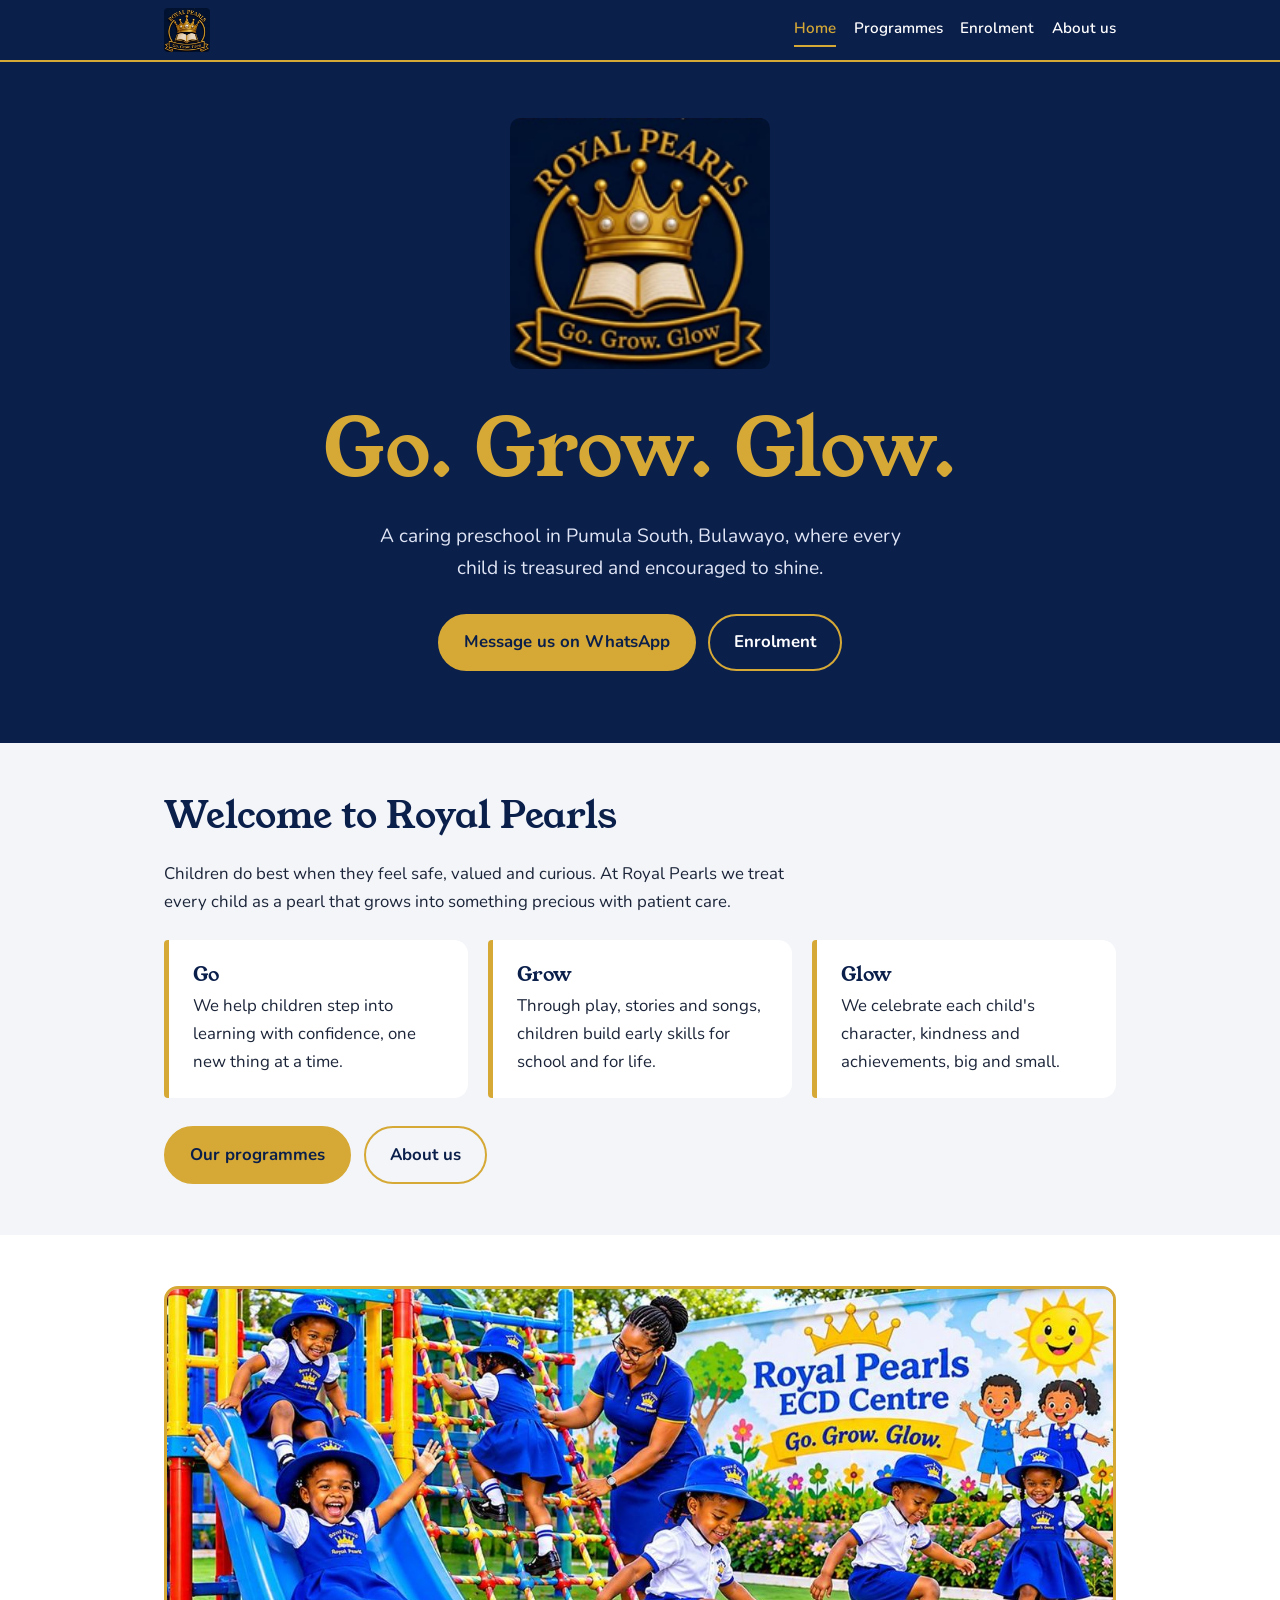
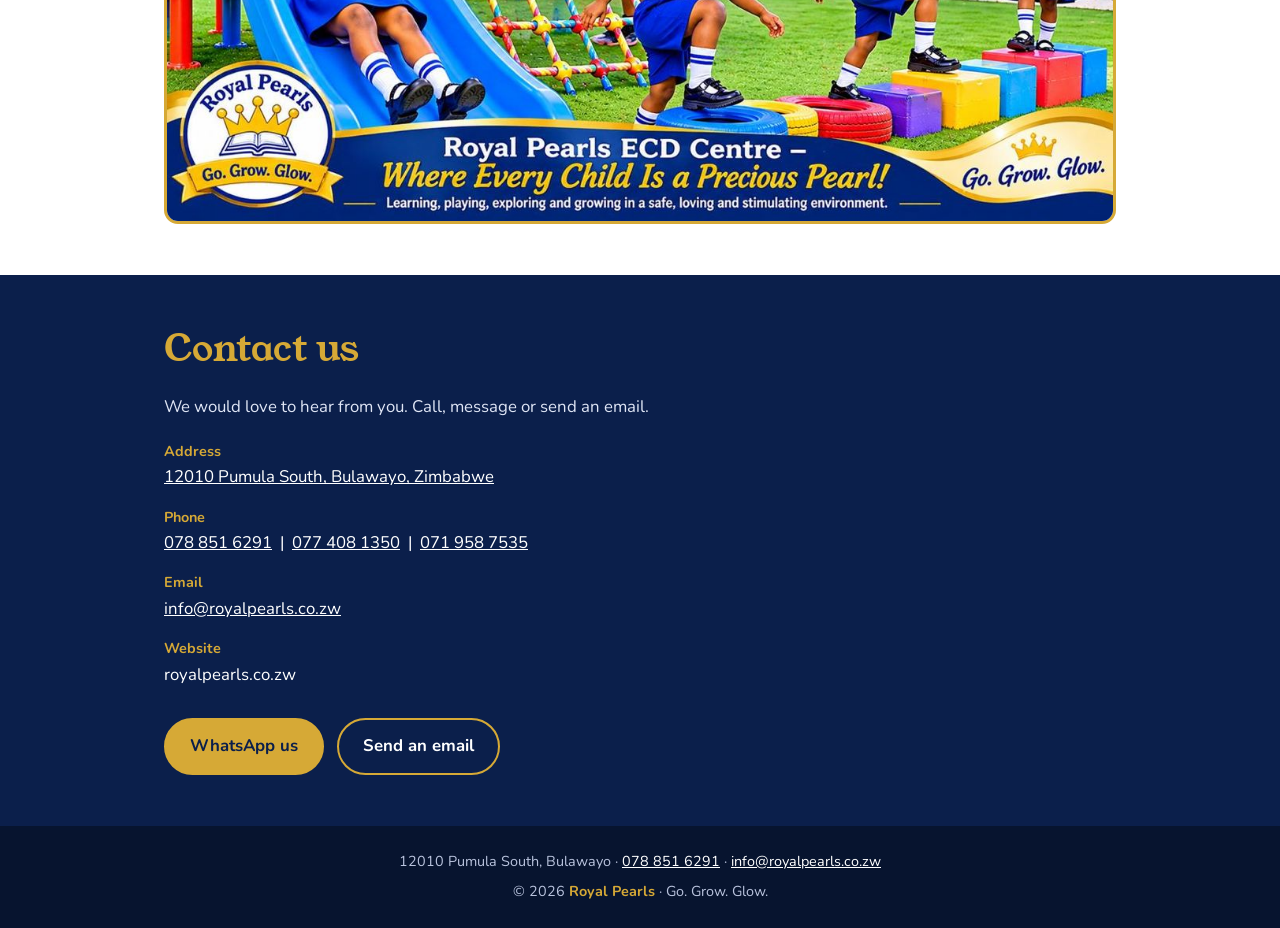
<file: index.html>
<!DOCTYPE html>
<html lang="en"><head><meta charset="utf-8"><meta name="viewport" content="width=device-width, initial-scale=1">
<title>Home | Royal Pearls Preschool, Bulawayo</title>
<meta name="description" content="Royal Pearls preschool in Pumula South, Bulawayo. Go. Grow. Glow.">
<link rel="icon" href="logo.png">
<link rel="preconnect" href="https://fonts.googleapis.com"><link rel="preconnect" href="https://fonts.gstatic.com" crossorigin>
<link href="https://fonts.googleapis.com/css2?family=Nunito:wght@400;600;700&family=Young+Serif&display=swap" rel="stylesheet">
<link rel="stylesheet" href="style.css">
</head><body>
<header><div class="wrap"><a href="index.html" aria-label="Royal Pearls home"><img src="logo.png" alt="Royal Pearls logo"></a><nav aria-label="Main"><a href="index.html" aria-current="page">Home</a><a href="programmes.html">Programmes</a><a href="enrolment.html">Enrolment</a><a href="about.html">About us</a></nav></div></header>
<main>
<div class="hero"><div class="wrap"><img src="logo.png" alt="Royal Pearls: a golden crown over an open book, with the words Go. Grow. Glow.">
<h1>Go. Grow. Glow.</h1><p>A caring preschool in Pumula South, Bulawayo, where every child is treasured and encouraged to shine.</p>
<div class="btns center"><a class="btn gold" href="https://wa.me/263788516291?text=Hello%20Royal%20Pearls%2C%20I%27d%20like%20to%20ask%20about%20enrolment.">Message us on WhatsApp</a><a class="btn line" href="enrolment.html">Enrolment</a></div></div></div>
<section><div class="wrap"><h2>Welcome to Royal Pearls</h2>
<p class="lead">Children do best when they feel safe, valued and curious. At Royal Pearls we treat every child as a pearl that grows into something precious with patient care.</p>
<div class="grid"><div class="card"><h3>Go</h3><p>We help children step into learning with confidence, one new thing at a time.</p></div>
<div class="card"><h3>Grow</h3><p>Through play, stories and songs, children build early skills for school and for life.</p></div>
<div class="card"><h3>Glow</h3><p>We celebrate each child's character, kindness and achievements, big and small.</p></div></div>
<div class="btns" style="margin-top:1.8rem"><a class="btn gold" href="programmes.html">Our programmes</a><a class="btn gold dark" style="background:none" href="about.html">About us</a></div></div></section>
<section class="alt"><div class="wrap"><figure class="photo"><img src="images/playground-banner.jpg" width="1200" height="675" alt="Children in Royal Pearls uniforms playing on a slide, climbing frame and colourful blocks in front of a mural reading Royal Pearls ECD Centre, Go. Grow. Glow." loading="lazy"></figure></div></section>
<section id="contact" class="band"><div class="wrap"><h2>Contact us</h2>
<p class="lead">We would love to hear from you. Call, message or send an email.</p>
<ul class="contact-list">
<li><b>Address</b><a href="https://www.google.com/maps/search/?api=1&query=12010+Pumula+South+Bulawayo+Zimbabwe">12010 Pumula South, Bulawayo, Zimbabwe</a></li>
<li><b>Phone</b><a href="tel:+263788516291">078 851 6291</a> &nbsp;|&nbsp; <a href="tel:+263774081350">077 408 1350</a> &nbsp;|&nbsp; <a href="tel:+263719587535">071 958 7535</a></li>
<li><b>Email</b><a href="mailto:info@royalpearls.co.zw">info@royalpearls.co.zw</a></li>
<li><b>Website</b>royalpearls.co.zw</li></ul>
<div class="btns" style="margin-top:1.8rem"><a class="btn gold" href="https://wa.me/263788516291?text=Hello%20Royal%20Pearls%2C%20I%27d%20like%20to%20ask%20about%20enrolment.">WhatsApp us</a><a class="btn line" href="mailto:info@royalpearls.co.zw">Send an email</a></div></div></section>
</main>
<footer><p style="margin:0 0 .4rem">12010 Pumula South, Bulawayo &middot; <a href="tel:+263788516291">078 851 6291</a> &middot; <a href="mailto:info@royalpearls.co.zw">info@royalpearls.co.zw</a></p>
<p style="margin:0">&copy; <span id="y">2026</span> <b>Royal Pearls</b> &middot; Go. Grow. Glow.</p></footer>
<script>document.getElementById("y").textContent=new Date().getFullYear();</script>
</body></html>
</file>
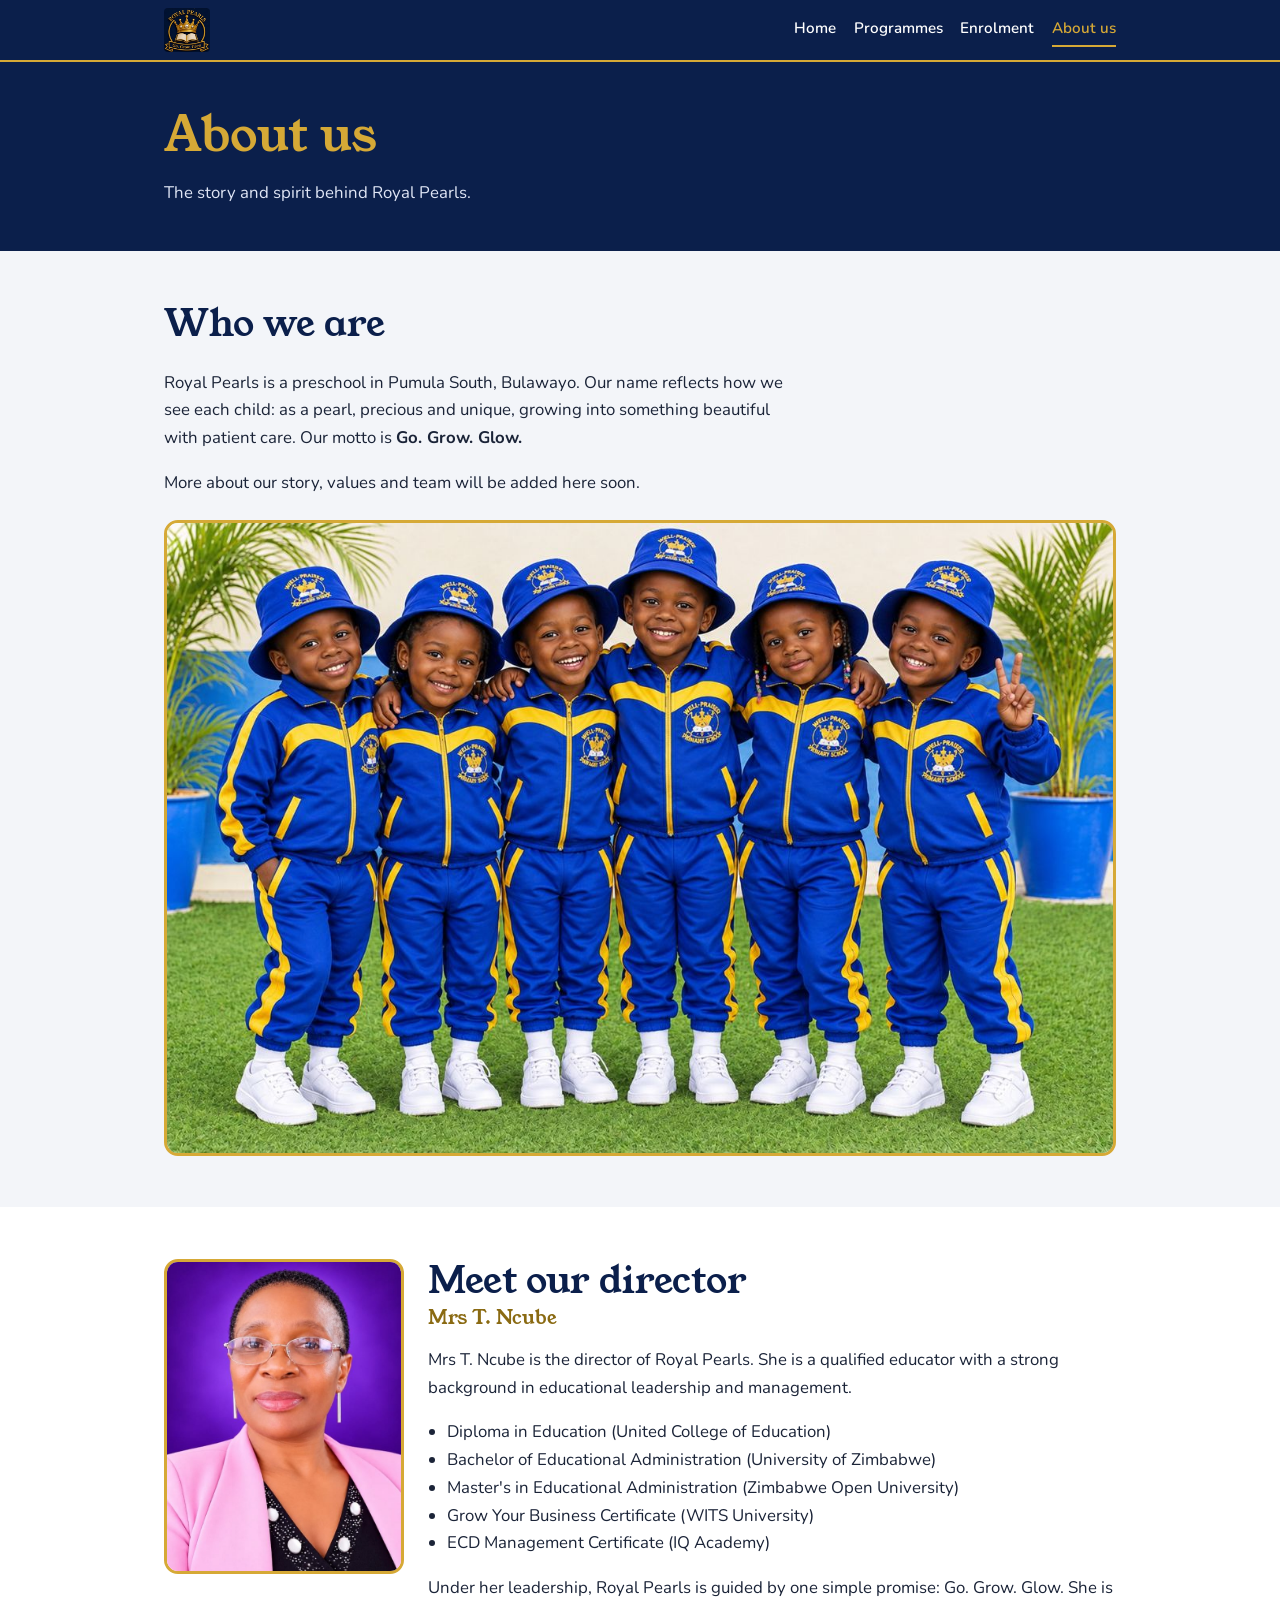
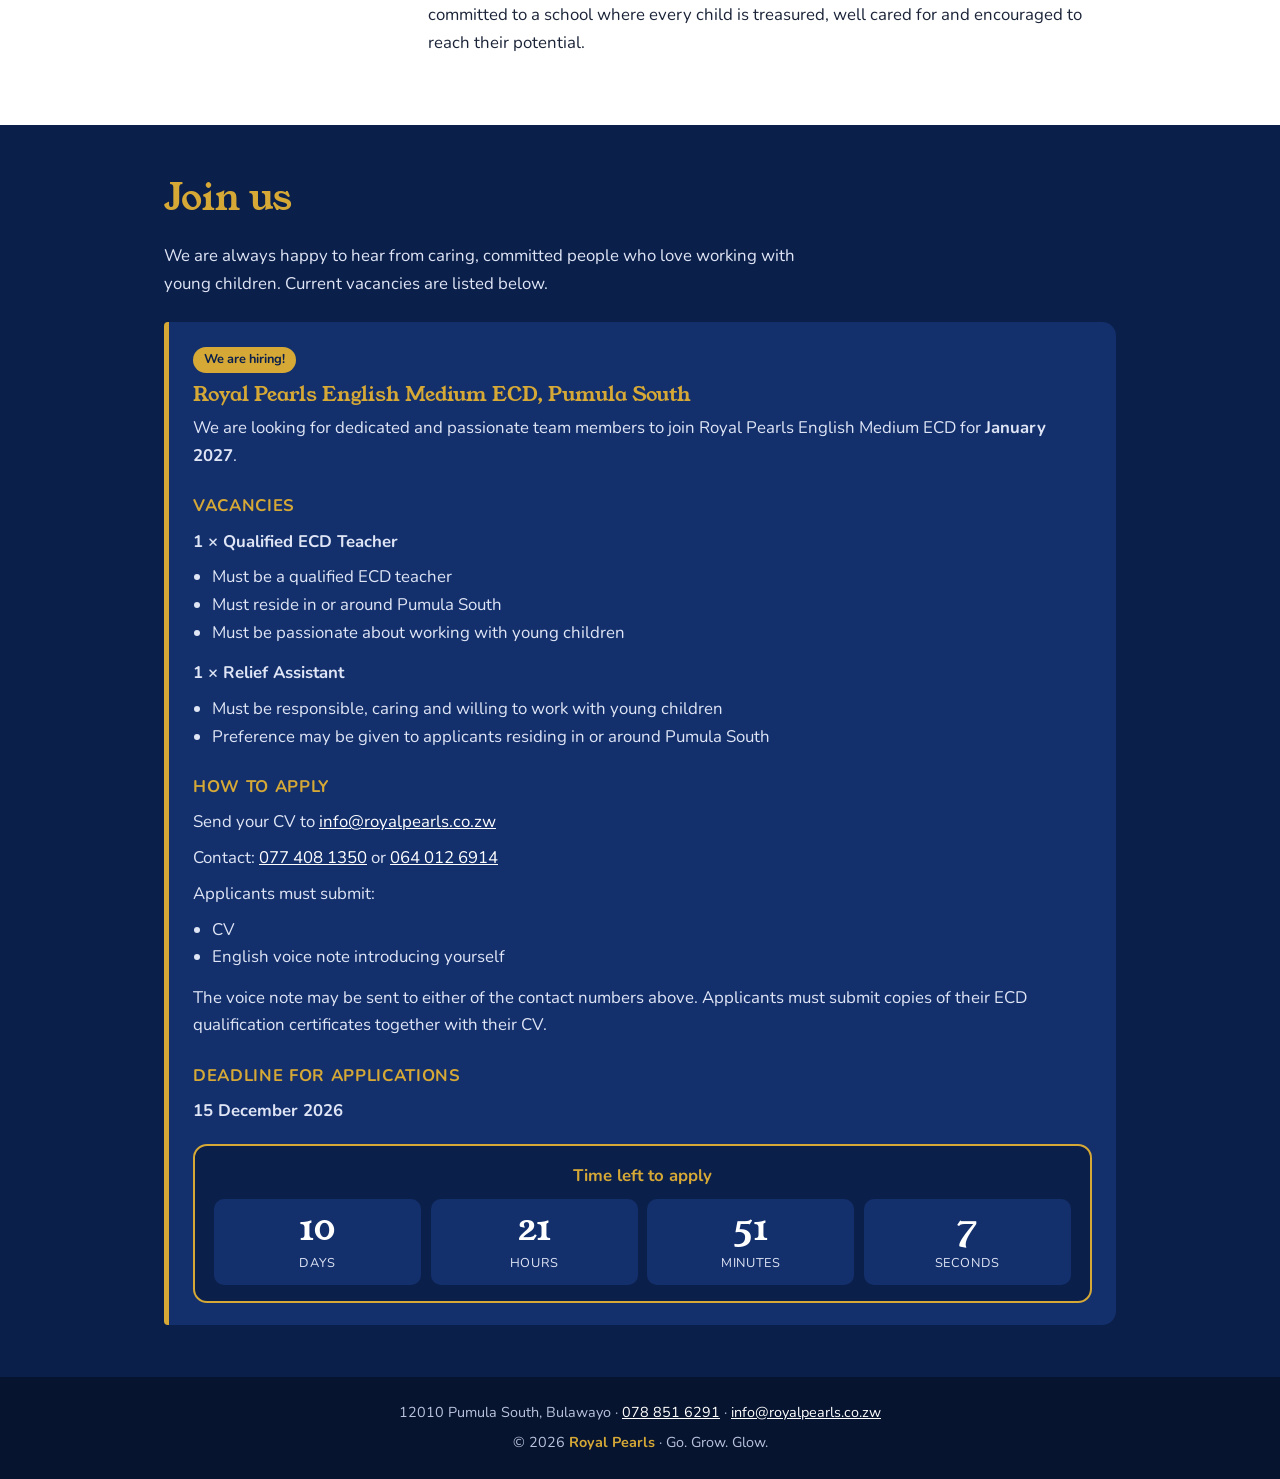
<file: about.html>
<!DOCTYPE html>
<html lang="en"><head><meta charset="utf-8"><meta name="viewport" content="width=device-width, initial-scale=1">
<title>About us | Royal Pearls Preschool, Bulawayo</title>
<meta name="description" content="About Royal Pearls preschool and careers.">
<link rel="icon" href="logo.png">
<link rel="preconnect" href="https://fonts.googleapis.com"><link rel="preconnect" href="https://fonts.gstatic.com" crossorigin>
<link href="https://fonts.googleapis.com/css2?family=Nunito:wght@400;600;700&family=Young+Serif&display=swap" rel="stylesheet">
<link rel="stylesheet" href="style.css">
</head><body>
<header><div class="wrap"><a href="index.html" aria-label="Royal Pearls home"><img src="logo.png" alt="Royal Pearls logo"></a><nav aria-label="Main"><a href="index.html">Home</a><a href="programmes.html">Programmes</a><a href="enrolment.html">Enrolment</a><a href="about.html" aria-current="page">About us</a></nav></div></header>
<main>
<div class="pagehead"><div class="wrap"><h1>About us</h1><p>The story and spirit behind Royal Pearls.</p></div></div>
<section><div class="wrap"><h2>Who we are</h2>
<p class="lead">Royal Pearls is a preschool in Pumula South, Bulawayo. Our name reflects how we see each child: as a pearl, precious and unique, growing into something beautiful with patient care. Our motto is <b>Go. Grow. Glow.</b></p>
<p class="lead">More about our story, values and team will be added here soon.</p><figure class="photo"><img src="images/uniform-group.jpg" width="1200" height="799" alt="Six smiling children in blue and gold tracksuits and bucket hats standing together on the grass" loading="lazy"></figure></div></section>
<section class="alt"><div class="wrap"><div class="profile"><img src="images/director.jpg" width="576" height="762" alt="Mrs T. Ncube, Director of Royal Pearls" loading="lazy"><div>
<h2>Meet our director</h2><h3>Mrs T. Ncube</h3>
<p>Mrs T. Ncube is the director of Royal Pearls. She is a qualified educator with a strong background in educational leadership and management.</p>
<ul><li>Diploma in Education (United College of Education)</li><li>Bachelor of Educational Administration (University of Zimbabwe)</li><li>Master&#39;s in Educational Administration (Zimbabwe Open University)</li><li>Grow Your Business Certificate (WITS University)</li><li>ECD Management Certificate (IQ Academy)</li></ul>
<p>Under her leadership, Royal Pearls is guided by one simple promise: Go. Grow. Glow. She is committed to a school where every child is treasured, well cared for and encouraged to reach their potential.</p></div></div></div></section>
<section id="join" class="band"><div class="wrap"><h2>Join us</h2>
<p class="lead">We are always happy to hear from caring, committed people who love working with young children. Current vacancies are listed below.</p>
<div class="card vac"><span class="soon">We are hiring!</span>
<h3>Royal Pearls English Medium ECD, Pumula South</h3>
<p>We are looking for dedicated and passionate team members to join Royal Pearls English Medium ECD for <b>January 2027</b>.</p>
<h4>Vacancies</h4>
<p><b>1 &times; Qualified ECD Teacher</b></p>
<ul><li>Must be a qualified ECD teacher</li><li>Must reside in or around Pumula South</li><li>Must be passionate about working with young children</li></ul>
<p><b>1 &times; Relief Assistant</b></p>
<ul><li>Must be responsible, caring and willing to work with young children</li><li>Preference may be given to applicants residing in or around Pumula South</li></ul>
<h4>How to apply</h4>
<p>Send your CV to <a href="mailto:info@royalpearls.co.zw">info@royalpearls.co.zw</a></p>
<p>Contact: <a href="tel:+263774081350">077 408 1350</a> or <a href="tel:+263640126914">064 012 6914</a></p>
<p>Applicants must submit:</p>
<ul><li>CV</li><li>English voice note introducing yourself</li></ul>
<p>The voice note may be sent to either of the contact numbers above. Applicants must submit copies of their ECD qualification certificates together with their CV.</p>
<h4>Deadline for applications</h4>
<p><b>15 December 2026</b></p>
<div id="cd" class="cd" hidden><div class="cdmsg">Time left to apply</div><div class="cdrow">
<div><b id="cd-d">0</b><span>days</span></div><div><b id="cd-h">0</b><span>hours</span></div><div><b id="cd-m">0</b><span>minutes</span></div><div><b id="cd-s">0</b><span>seconds</span></div></div></div></div>
</div></section>
</main>
<footer><p style="margin:0 0 .4rem">12010 Pumula South, Bulawayo &middot; <a href="tel:+263788516291">078 851 6291</a> &middot; <a href="mailto:info@royalpearls.co.zw">info@royalpearls.co.zw</a></p>
<p style="margin:0">&copy; <span id="y">2026</span> <b>Royal Pearls</b> &middot; Go. Grow. Glow.</p></footer>
<script>document.getElementById("y").textContent=new Date().getFullYear();</script>
<script>
(function(){var box=document.getElementById("cd");if(!box)return;
var end=new Date("2026-12-15T23:59:59+02:00").getTime();
function p(id,v){document.getElementById(id).textContent=v}
function tick(){var left=end-Date.now();
if(left<=0){box.hidden=false;box.innerHTML='<div class="cdmsg">Applications are now closed.</div>';clearInterval(timer);return}
box.hidden=false;
p("cd-d",Math.floor(left/864e5));p("cd-h",Math.floor(left%864e5/36e5));p("cd-m",Math.floor(left%36e5/6e4));p("cd-s",Math.floor(left%6e4/1e3))}
var timer=setInterval(tick,1000);tick()})();
</script>
</body></html>
</file>
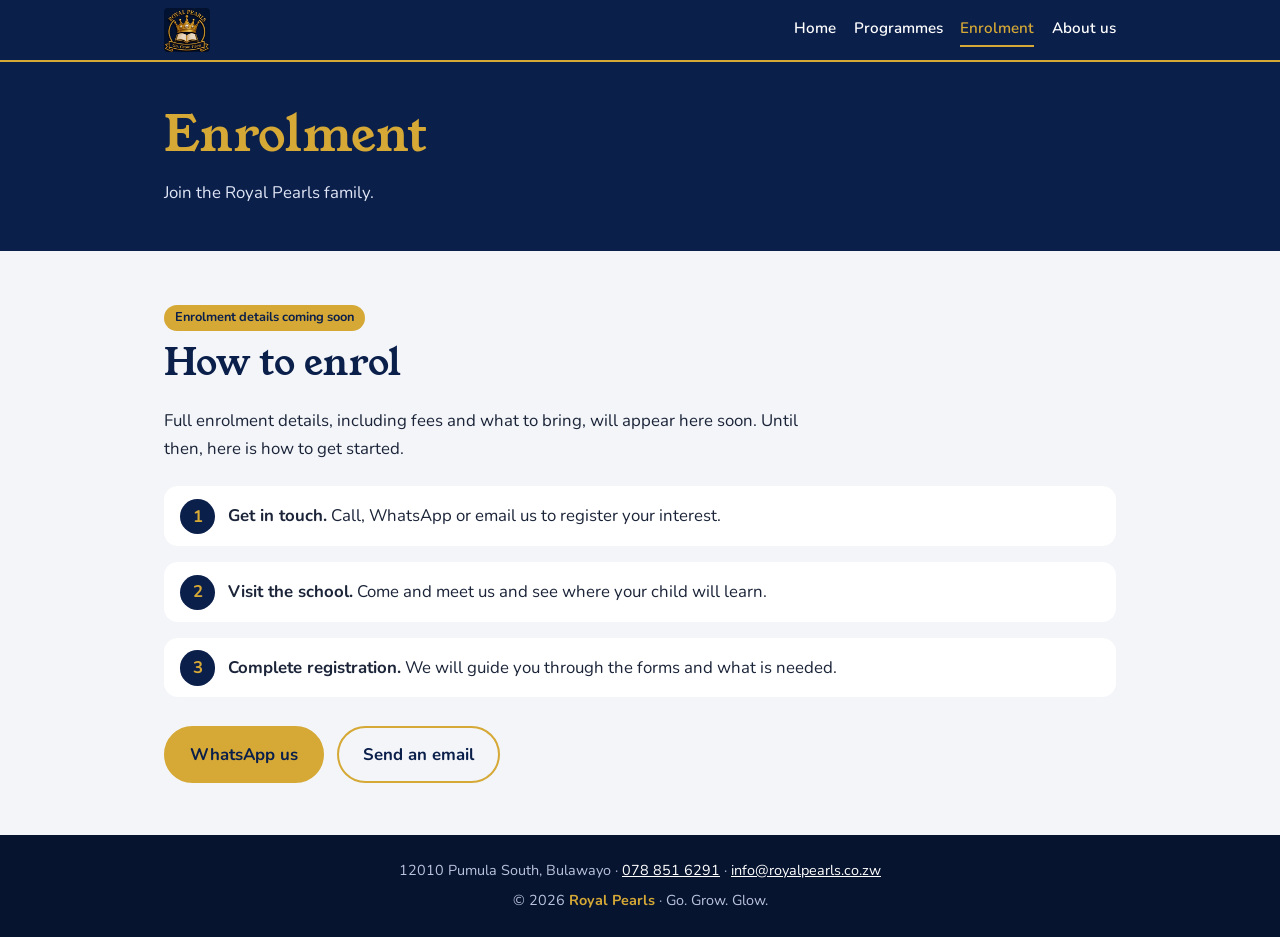
<file: enrolment.html>
<!DOCTYPE html>
<html lang="en"><head><meta charset="utf-8"><meta name="viewport" content="width=device-width, initial-scale=1">
<title>Enrolment | Royal Pearls Preschool, Bulawayo</title>
<meta name="description" content="How to enrol your child at Royal Pearls preschool, Bulawayo.">
<link rel="icon" href="logo.png">
<link rel="preconnect" href="https://fonts.googleapis.com"><link rel="preconnect" href="https://fonts.gstatic.com" crossorigin>
<link href="https://fonts.googleapis.com/css2?family=Nunito:wght@400;600;700&family=Young+Serif&display=swap" rel="stylesheet">
<link rel="stylesheet" href="style.css">
</head><body>
<header><div class="wrap"><a href="index.html" aria-label="Royal Pearls home"><img src="logo.png" alt="Royal Pearls logo"></a><nav aria-label="Main"><a href="index.html">Home</a><a href="programmes.html">Programmes</a><a href="enrolment.html" aria-current="page">Enrolment</a><a href="about.html">About us</a></nav></div></header>
<main>
<div class="pagehead"><div class="wrap"><h1>Enrolment</h1><p>Join the Royal Pearls family.</p></div></div>
<section><div class="wrap"><span class="soon">Enrolment details coming soon</span>
<h2>How to enrol</h2><p class="lead">Full enrolment details, including fees and what to bring, will appear here soon. Until then, here is how to get started.</p>
<ol class="steps"><li><b>Get in touch.</b> Call, WhatsApp or email us to register your interest.</li>
<li><b>Visit the school.</b> Come and meet us and see where your child will learn.</li>
<li><b>Complete registration.</b> We will guide you through the forms and what is needed.</li></ol>
<div class="btns" style="margin-top:1.8rem"><a class="btn gold" href="https://wa.me/263788516291?text=Hello%20Royal%20Pearls%2C%20I%27d%20like%20to%20ask%20about%20enrolment.">WhatsApp us</a><a class="btn gold dark" style="background:none" href="mailto:info@royalpearls.co.zw">Send an email</a></div></div></section>
</main>
<footer><p style="margin:0 0 .4rem">12010 Pumula South, Bulawayo &middot; <a href="tel:+263788516291">078 851 6291</a> &middot; <a href="mailto:info@royalpearls.co.zw">info@royalpearls.co.zw</a></p>
<p style="margin:0">&copy; <span id="y">2026</span> <b>Royal Pearls</b> &middot; Go. Grow. Glow.</p></footer>
<script>document.getElementById("y").textContent=new Date().getFullYear();</script>
</body></html>
</file>
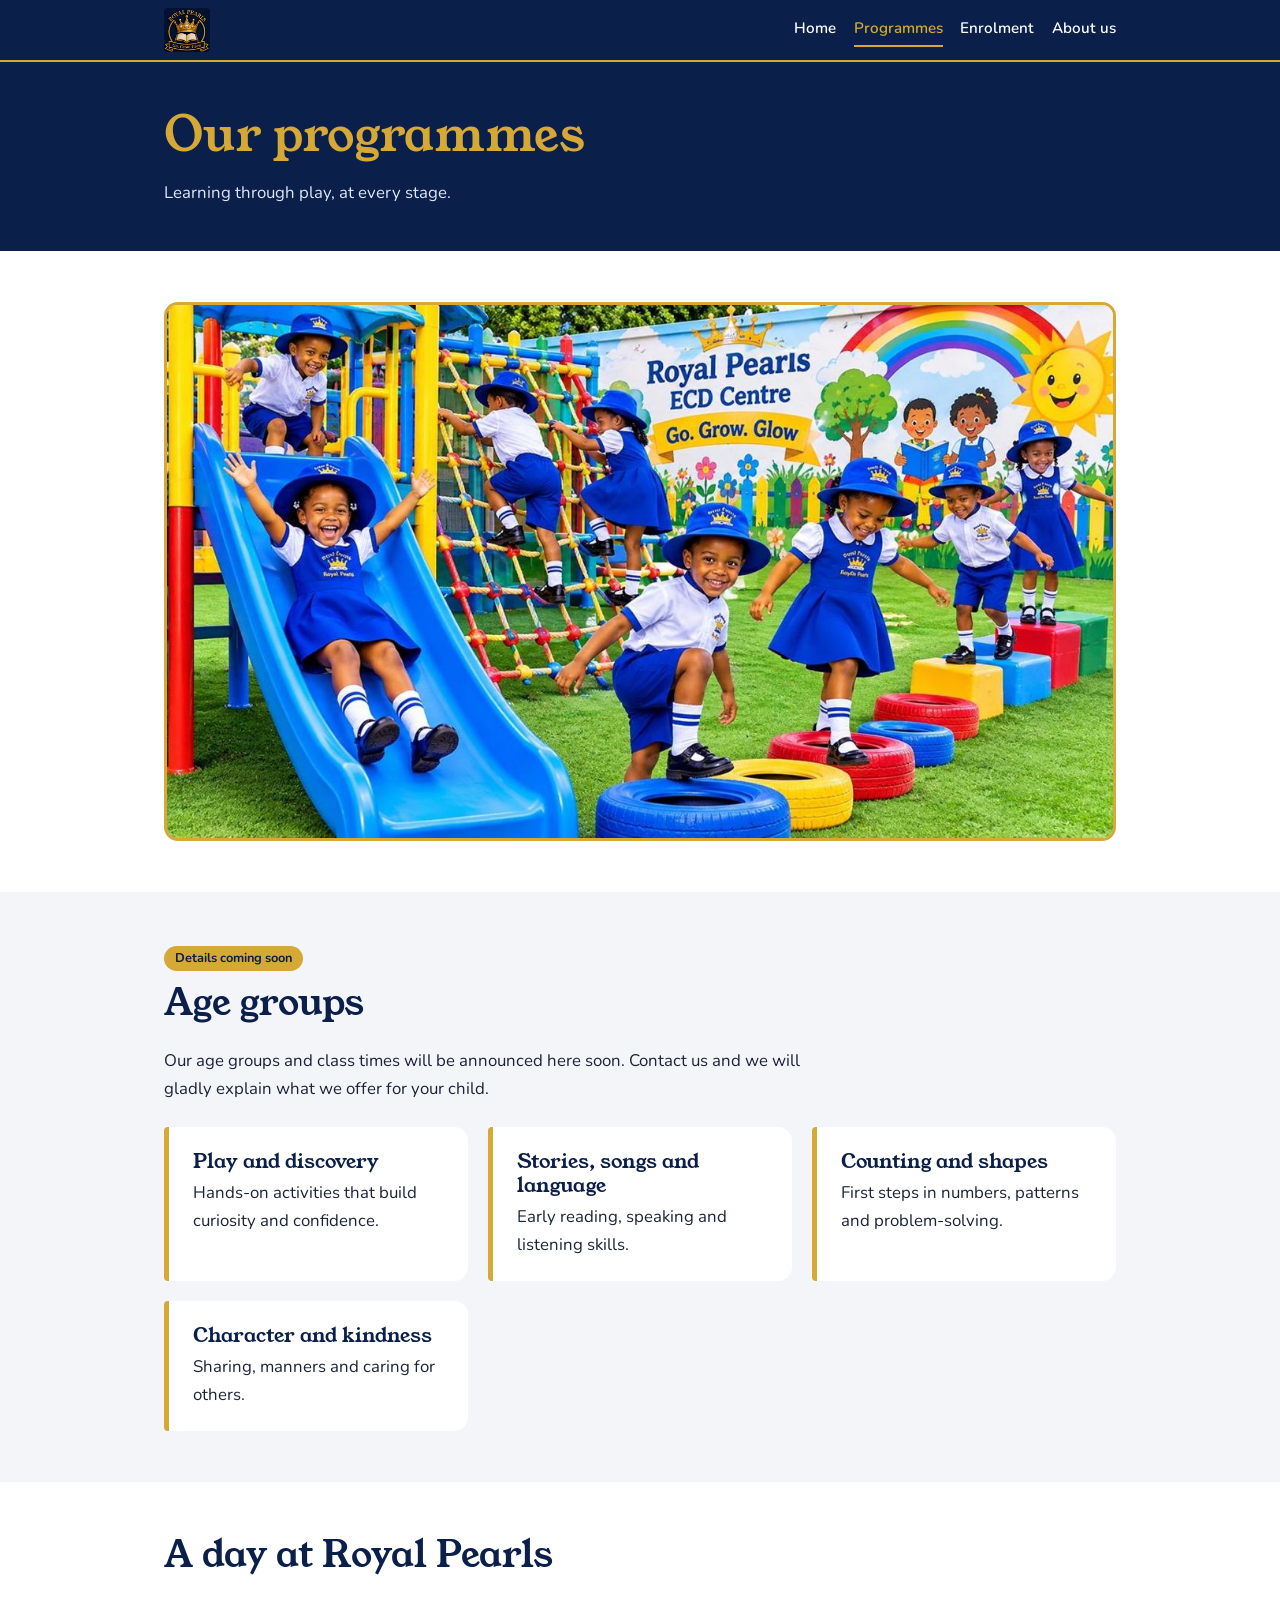
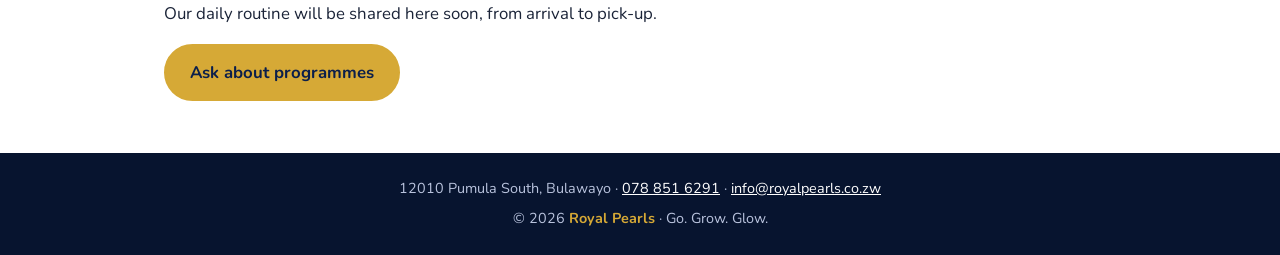
<file: programmes.html>
<!DOCTYPE html>
<html lang="en"><head><meta charset="utf-8"><meta name="viewport" content="width=device-width, initial-scale=1">
<title>Programmes | Royal Pearls Preschool, Bulawayo</title>
<meta name="description" content="Programmes at Royal Pearls preschool, Bulawayo.">
<link rel="icon" href="logo.png">
<link rel="preconnect" href="https://fonts.googleapis.com"><link rel="preconnect" href="https://fonts.gstatic.com" crossorigin>
<link href="https://fonts.googleapis.com/css2?family=Nunito:wght@400;600;700&family=Young+Serif&display=swap" rel="stylesheet">
<link rel="stylesheet" href="style.css">
</head><body>
<header><div class="wrap"><a href="index.html" aria-label="Royal Pearls home"><img src="logo.png" alt="Royal Pearls logo"></a><nav aria-label="Main"><a href="index.html">Home</a><a href="programmes.html" aria-current="page">Programmes</a><a href="enrolment.html">Enrolment</a><a href="about.html">About us</a></nav></div></header>
<main>
<div class="pagehead"><div class="wrap"><h1>Our programmes</h1><p>Learning through play, at every stage.</p></div></div>
<section class="alt"><div class="wrap"><figure class="photo"><img src="images/playground.jpg" width="1200" height="675" alt="Children in blue Royal Pearls uniforms sliding, climbing and stepping across tyres and coloured blocks in the playground" loading="lazy"></figure></div></section>
<section><div class="wrap"><span class="soon">Details coming soon</span>
<h2>Age groups</h2><p class="lead">Our age groups and class times will be announced here soon. Contact us and we will gladly explain what we offer for your child.</p>
<div class="grid"><div class="card"><h3>Play and discovery</h3><p>Hands-on activities that build curiosity and confidence.</p></div>
<div class="card"><h3>Stories, songs and language</h3><p>Early reading, speaking and listening skills.</p></div>
<div class="card"><h3>Counting and shapes</h3><p>First steps in numbers, patterns and problem-solving.</p></div>
<div class="card"><h3>Character and kindness</h3><p>Sharing, manners and caring for others.</p></div></div></div></section>
<section class="alt"><div class="wrap"><h2>A day at Royal Pearls</h2><p class="lead">Our daily routine will be shared here soon, from arrival to pick-up.</p>
<div class="btns" style="margin-top:1rem"><a class="btn gold" href="index.html#contact">Ask about programmes</a></div></div></section>
</main>
<footer><p style="margin:0 0 .4rem">12010 Pumula South, Bulawayo &middot; <a href="tel:+263788516291">078 851 6291</a> &middot; <a href="mailto:info@royalpearls.co.zw">info@royalpearls.co.zw</a></p>
<p style="margin:0">&copy; <span id="y">2026</span> <b>Royal Pearls</b> &middot; Go. Grow. Glow.</p></footer>
<script>document.getElementById("y").textContent=new Date().getFullYear();</script>
</body></html>
</file>
<file: style.css>
:root{--navy:#0b1f4b;--gold:#d6a936;--pearl:#f3f5f9;--ink:#1b2438;--white:#fff}
*{box-sizing:border-box}
html{scroll-behavior:smooth}
body{margin:0;font-family:Nunito,Arial,sans-serif;color:var(--ink);background:var(--pearl);line-height:1.65;font-size:1.05rem}
h1,h2,h3{font-family:"Young Serif",Georgia,serif;font-weight:400;line-height:1.2;margin:0 0 .6em}
a{color:inherit}
:focus-visible{outline:3px solid var(--gold);outline-offset:3px}
.wrap{max-width:62rem;margin:0 auto;padding:0 1.25rem}
header{background:var(--navy);position:sticky;top:0;z-index:5;border-bottom:2px solid var(--gold)}
header .wrap{display:flex;align-items:center;justify-content:space-between;gap:1rem;padding-top:.5rem;padding-bottom:.5rem;flex-wrap:wrap}
header img{height:44px;width:auto;border-radius:4px;display:block}
nav{display:flex;gap:1.1rem;flex-wrap:wrap}
nav a{color:var(--white);text-decoration:none;font-weight:600;font-size:.95rem;padding:.2rem 0;border-bottom:2px solid transparent}
nav a:hover,nav a[aria-current]{color:var(--gold);border-color:var(--gold)}
.hero{background:var(--navy);color:var(--white);text-align:center;padding:3.5rem 0 4.5rem}
.hero img{width:min(260px,70%);height:auto;border-radius:10px;margin-bottom:1.5rem}
.hero h1{font-size:clamp(2.6rem,9vw,5rem);color:var(--gold);margin-bottom:.3em}
.hero p{max-width:34rem;margin:0 auto 1.8rem;font-size:1.2rem;color:#dfe5f5}
.pagehead{background:var(--navy);color:var(--white);padding:2.8rem 0}
.pagehead h1{color:var(--gold);font-size:clamp(2rem,6vw,3rem);margin:0 0 .3em}
.pagehead p{margin:0;max-width:38rem;color:#dfe5f5}
.btns{display:flex;gap:.8rem;flex-wrap:wrap}
.center{justify-content:center}
.btn{display:inline-block;padding:.8rem 1.5rem;border-radius:999px;font-weight:700;text-decoration:none;border:2px solid var(--gold)}
.btn.gold{background:var(--gold);color:var(--navy)}
.btn.gold:hover{background:#e6bd54}
.btn.line{color:var(--white)}
.btn.line:hover{background:rgba(255,255,255,.1)}
.btn.dark{color:var(--navy)}
section{padding:3.2rem 0}
section h2{font-size:clamp(1.7rem,5vw,2.3rem);color:var(--navy)}
.lead{max-width:40rem}
.alt{background:var(--white)}
.grid{display:grid;gap:1.25rem;grid-template-columns:repeat(auto-fit,minmax(15rem,1fr));margin-top:1.5rem}
.card{background:var(--white);border-left:5px solid var(--gold);padding:1.4rem 1.5rem;border-radius:4px 14px 14px 4px}
.alt .card{background:var(--pearl)}
.card h3{font-size:1.25rem;color:var(--navy);margin-bottom:.3em}
.card p{margin:0}
.soon{display:inline-block;background:var(--gold);color:var(--navy);font-weight:700;font-size:.8rem;padding:.15rem .7rem;border-radius:999px;margin-bottom:.6rem}
.steps{counter-reset:s;list-style:none;padding:0;margin:1.5rem 0 0;display:grid;gap:1rem}
.steps li{counter-increment:s;background:var(--white);padding:1rem 1.2rem 1rem 4rem;border-radius:14px;position:relative}
.steps li::before{content:counter(s);position:absolute;left:1rem;top:.8rem;width:2.2rem;height:2.2rem;border-radius:50%;background:var(--navy);color:var(--gold);display:grid;place-items:center;font-weight:700}
.band{background:var(--navy);color:var(--white)}
.band h2{color:var(--gold)}
.band p{color:#dfe5f5}
.contact-list{list-style:none;padding:0;margin:1.2rem 0 0;display:grid;gap:.9rem}
.contact-list b{display:block;color:var(--gold);font-size:.9rem}
.contact-list a{color:var(--white)}
footer{background:#07142f;color:#b9c3dd;text-align:center;padding:1.5rem 1rem;font-size:.9rem}
footer b{color:var(--gold)}
footer a{color:#fff}
@media (prefers-reduced-motion:reduce){html{scroll-behavior:auto}}
@media (max-width:34rem){nav{gap:.7rem}nav a{font-size:.85rem}}
.photo{margin:1.5rem 0 0}
.photo:first-child{margin-top:0}
.photo img{display:block;width:100%;height:auto;border-radius:14px;border:3px solid var(--gold)}
.photo{margin:1.5rem 0 0}
.photo:first-child{margin-top:0}
.photo img{display:block;width:100%;height:auto;border-radius:14px;border:3px solid var(--gold)}
.profile{display:grid;gap:1.5rem;grid-template-columns:minmax(0,15rem) 1fr;align-items:start}
.profile img{width:100%;height:auto;border-radius:14px;border:3px solid var(--gold)}
.profile h2{margin-bottom:.1em}
.profile h3{color:#8a6a12;font-size:1.2rem}
.profile ul{padding-left:1.2rem;margin:.6rem 0 1rem}
@media (max-width:40rem){.profile{grid-template-columns:1fr}.profile img{max-width:16rem}}
.vac{background:#13306d;border-color:var(--gold);margin-top:1.5rem;color:#dfe5f5}
.vac h3{color:var(--gold)}
.vac h4{color:var(--gold);font-size:1.05rem;margin:1.4rem 0 .4rem;text-transform:uppercase;letter-spacing:.04em}
.vac p{margin:.5rem 0}
.vac ul{margin:.3rem 0 .8rem;padding-left:1.2rem}
.vac a{color:#fff}
.cd{margin-top:1.2rem;padding:1rem 1.2rem;background:var(--navy);border:2px solid var(--gold);border-radius:14px;text-align:center}
.cdmsg{color:var(--gold);font-weight:700;margin-bottom:.6rem}
.cdrow{display:grid;grid-template-columns:repeat(4,1fr);gap:.6rem}
.cdrow div{background:#13306d;border-radius:10px;padding:.6rem .2rem}
.cdrow b{display:block;font-family:"Young Serif",Georgia,serif;font-weight:400;font-size:clamp(1.5rem,6vw,2.2rem);color:var(--white);line-height:1.1}
.cdrow span{font-size:.8rem;color:#dfe5f5;text-transform:uppercase;letter-spacing:.05em}
</file>
